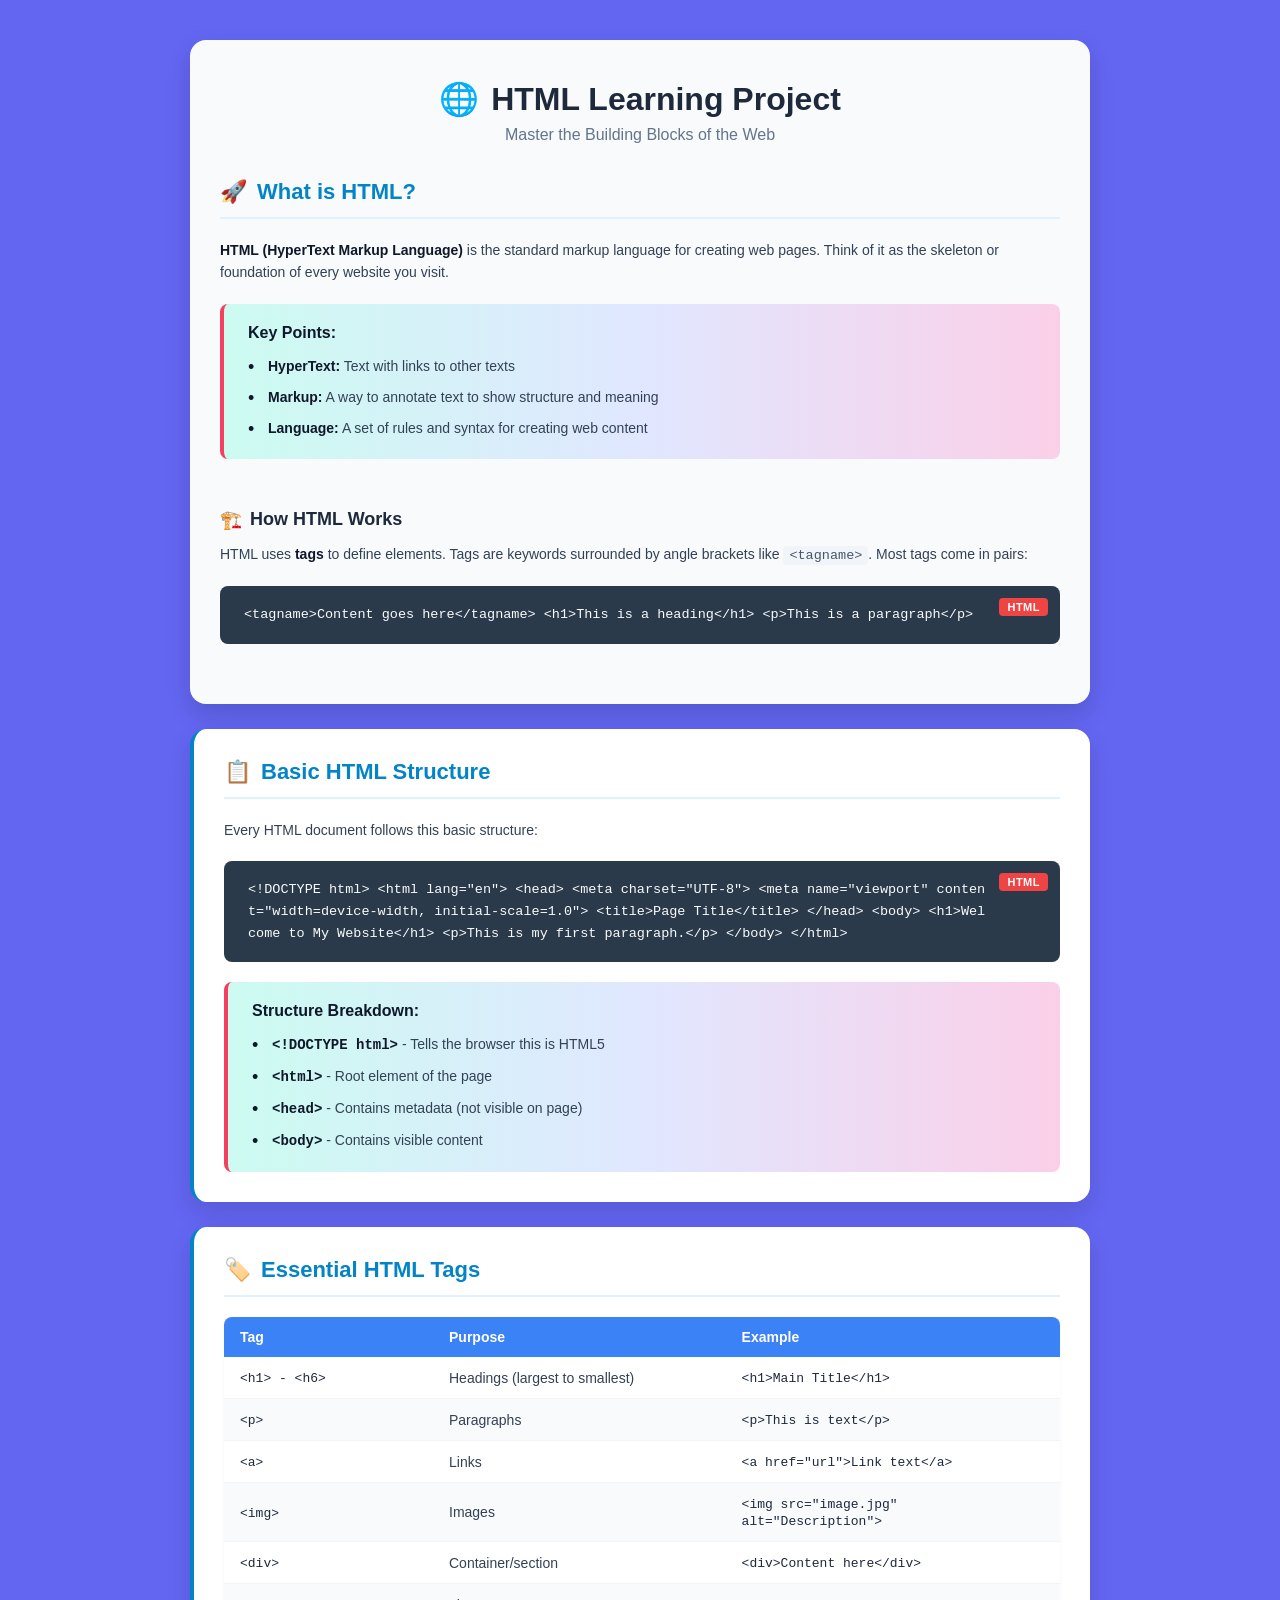
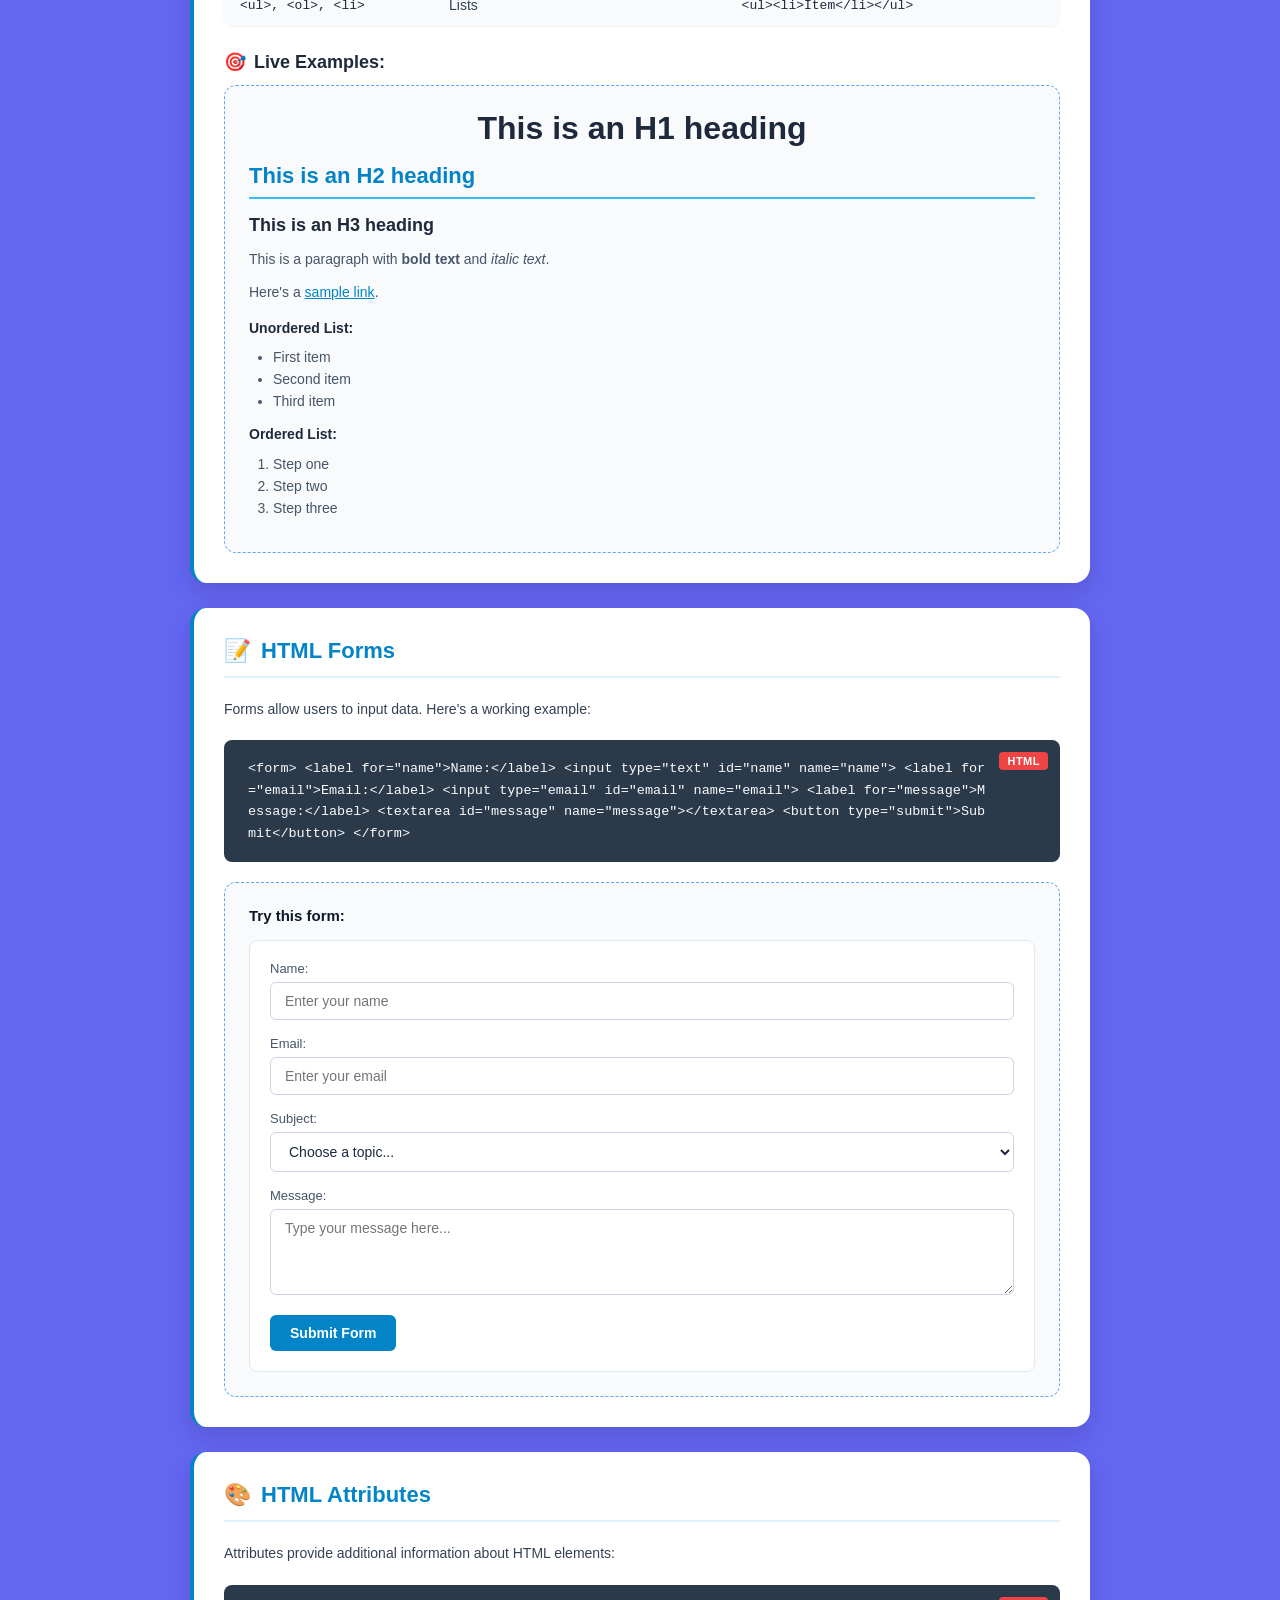
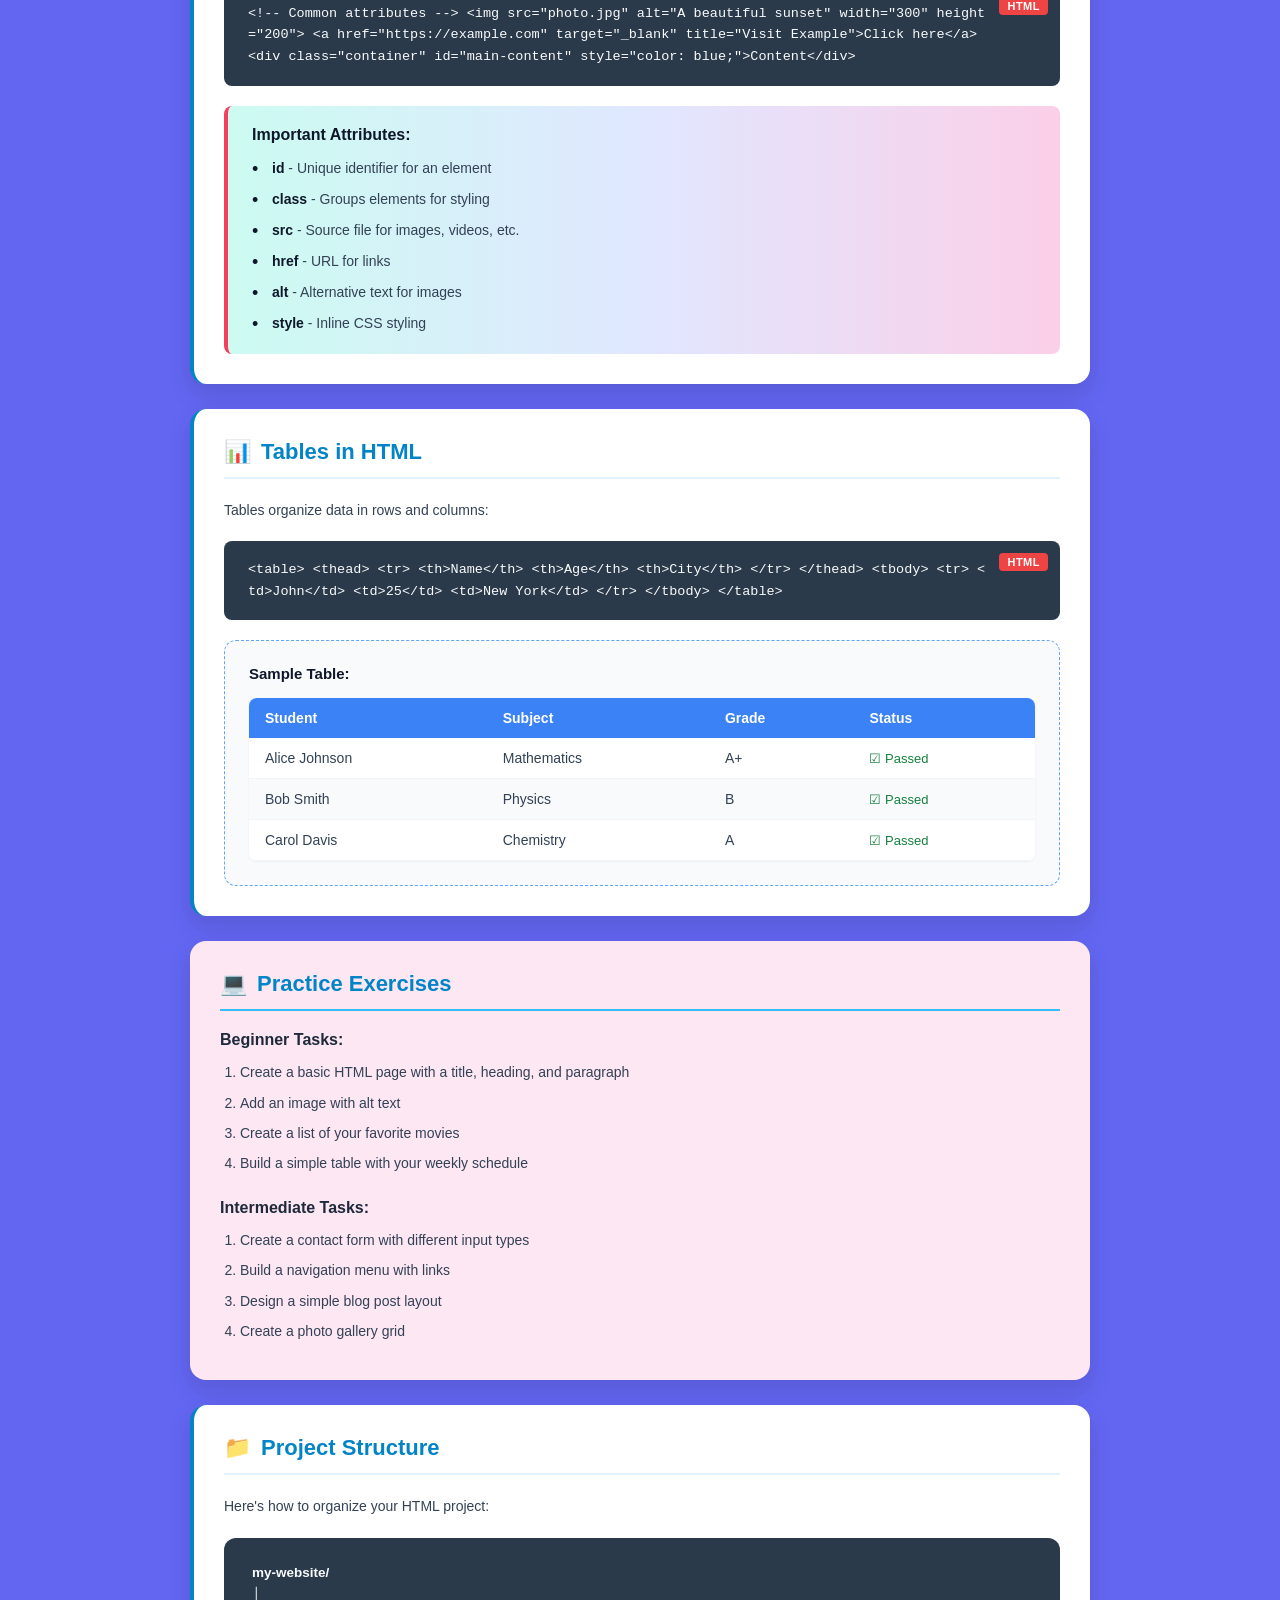
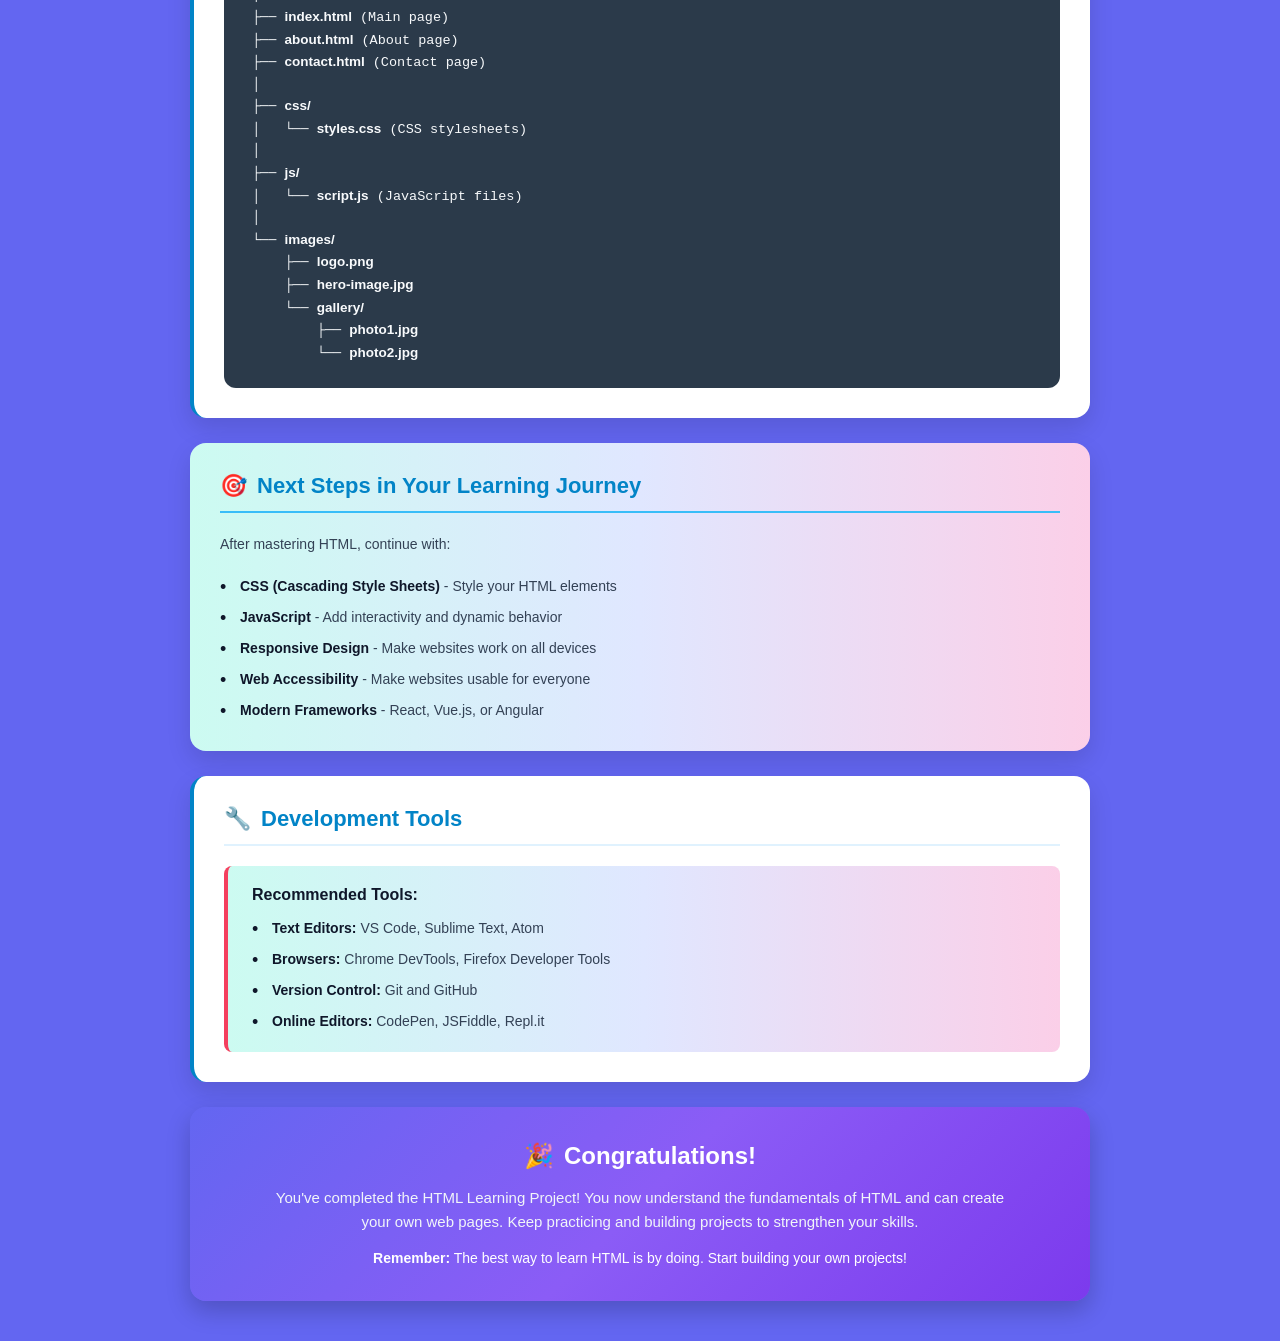
<file: index.html>
<!DOCTYPE html>
<html lang="en">
<head>
    <meta charset="UTF-8">
    <meta name="viewport" content="width=device-width, initial-scale=1.0">
    <title>HTML Learning Project - Complete Guide</title>
    <style>
        * {
            box-sizing: border-box;
            margin: 0;
            padding: 0;
            font-family: -apple-system, BlinkMacSystemFont, "Segoe UI", Roboto, Helvetica, Arial, sans-serif;
        }

        body {
            background-color: #6366f1; /* Latar luar ungu/indigo */
            display: flex;
            justify-content: center;
            align-items: flex-start;
            min-height: 100vh;
            padding: 40px 20px;
        }

        /* Container Pembungkus Seluruh Proyek */
        .project-wrapper {
            width: 100%;
            max-width: 900px;
            display: flex;
            flex-direction: column;
            gap: 25px;
        }

        /* Container Kartu Utama Atas (Header & Intro) */
        .main-card {
            background-color: #f8fafc;
            border-radius: 16px;
            padding: 40px 30px;
            box-shadow: 0 10px 25px rgba(0, 0, 0, 0.15);
            display: flex;
            flex-direction: column;
            gap: 25px;
        }

        /* Header Utama */
        .header {
            text-align: center;
            margin-bottom: 10px;
        }

        .header h1 {
            font-size: 32px;
            color: #1e293b;
            display: flex;
            align-items: center;
            justify-content: center;
            gap: 12px;
            font-weight: 700;
        }

        .header p {
            color: #64748b;
            font-size: 16px;
            margin-top: 8px;
        }

        /* Kartu Standar Berlatar Putih */
        .card {
            background-color: #ffffff;
            border-radius: 16px;
            padding: 30px;
            border-left: 4px solid #0284c7; /* Garis aksen biru vertikal */
            box-shadow: 0 10px 25px rgba(0, 0, 0, 0.12);
        }

        /* Judul Kartu */
        .card-title {
            display: flex;
            align-items: center;
            gap: 10px;
            font-size: 22px;
            color: #0284c7;
            font-weight: 700;
            border-bottom: 2px solid #e0f2fe;
            padding-bottom: 12px;
            margin-bottom: 20px;
        }

        .sub-title {
            display: flex;
            align-items: center;
            gap: 8px;
            font-size: 18px;
            color: #1e293b;
            font-weight: 700;
            margin-top: 25px;
            margin-bottom: 12px;
        }

        /* Deskripsi Paragraf */
        .card-description {
            font-size: 14px;
            color: #334155;
            line-height: 1.6;
            margin-bottom: 20px;
        }

        .card-description strong {
            color: #0f172a;
        }

        .card-description code {
            font-family: 'Courier New', Courier, monospace;
            background-color: #f1f5f9;
            padding: 2px 6px;
            border-radius: 4px;
            font-size: 13.5px;
            color: #475569;
        }

        /* Block Kode Gelap (Dark Slate) */
        .code-block-container {
            position: relative;
            background-color: #2b3a4a;
            border-radius: 8px;
            padding: 18px 24px;
            margin-bottom: 20px;
        }

        .html-badge {
            position: absolute;
            top: 12px;
            right: 12px;
            background-color: #ef4444; /* Badge merah HTML */
            color: #ffffff;
            font-size: 11px;
            font-weight: 700;
            padding: 3px 8px;
            border-radius: 4px;
            letter-spacing: 0.5px;
        }

        .code-content {
            font-family: 'Courier New', Consolas, monospace;
            color: #f8fafc;
            font-size: 13.5px;
            line-height: 1.6;
            white-space: pre-wrap;
            word-break: break-all;
            padding-right: 50px;
        }

        /* Kotak Gradien Pastel (Key Points, Breakdown, Important Attributes) */
        .gradient-box {
            background: linear-gradient(to right, #ccfbf1, #e0e7ff, #fbcfe8);
            border-left: 4px solid #f43f5e; /* Garis pink/merah */
            border-radius: 8px;
            padding: 20px 24px;
        }

        .gradient-box-title {
            font-size: 16px;
            font-weight: 700;
            color: #0f172a;
            margin-bottom: 14px;
        }

        .gradient-box-list {
            list-style: none;
        }

        .gradient-box-list li {
            position: relative;
            padding-left: 20px;
            margin-bottom: 10px;
            color: #334155;
            font-size: 14px;
            line-height: 1.5;
        }

        .gradient-box-list li:last-child {
            margin-bottom: 0;
        }

        .gradient-box-list li::before {
            content: "•";
            position: absolute;
            left: 0;
            top: -2px;
            color: #0f172a;
            font-size: 18px;
        }

        .gradient-box-list li strong {
            color: #0f172a;
        }

        .gradient-box-list li code {
            font-family: 'Courier New', Courier, monospace;
            font-weight: 700;
            color: #0f172a;
        }

        /* Styling Tabel */
        .table-container {
            width: 100%;
            overflow-x: auto;
            margin-bottom: 24px;
            border-radius: 8px;
            box-shadow: 0 1px 3px rgba(0,0,0,0.05);
        }

        .tags-table {
            width: 100%;
            border-collapse: collapse;
            font-size: 14px;
            text-align: left;
            background-color: #ffffff;
        }

        .tags-table th {
            background-color: #3b82f6; /* Header biru */
            color: #ffffff;
            padding: 12px 16px;
            font-weight: 600;
        }

        .tags-table td {
            padding: 12px 16px;
            border-bottom: 1px solid #f1f5f9;
            color: #334155;
        }

        .tags-table tr:nth-child(even) {
            background-color: #f8fafc;
        }

        .tags-table code {
            font-family: 'Courier New', Courier, monospace;
            font-size: 13px;
            color: #1e293b;
        }

        .status-badge {
            display: inline-flex;
            align-items: center;
            gap: 6px;
            color: #15803d;
            font-size: 13px;
            font-weight: 500;
        }

        /* Box Preview (Live Examples, Form, Sample Table) */
        .preview-box {
            background-color: #f8fafc;
            border: 1.5px dashed #60a5fa;
            border-radius: 12px;
            padding: 24px;
        }

        .preview-box-title {
            font-size: 15px;
            font-weight: 700;
            color: #0f172a;
            margin-bottom: 16px;
        }

        /* Live Examples Inner Elements */
        .live-preview-content h1 {
            font-size: 32px;
            text-align: center;
            font-weight: 800;
            color: #1e293b;
            margin-bottom: 16px;
        }

        .live-preview-content h2 {
            font-size: 22px;
            font-weight: 700;
            color: #0284c7;
            border-bottom: 2px solid #38bdf8;
            padding-bottom: 8px;
            margin-bottom: 16px;
        }

        .live-preview-content h3 {
            font-size: 18px;
            font-weight: 700;
            color: #1e293b;
            margin-bottom: 12px;
        }

        .live-preview-content p {
            font-size: 14px;
            color: #475569;
            line-height: 1.6;
            margin-bottom: 10px;
        }

        .live-preview-content a {
            color: #0284c7;
            text-decoration: underline;
        }

        .live-preview-content ul, 
        .live-preview-content ol {
            padding-left: 24px;
            font-size: 14px;
            color: #475569;
            margin-bottom: 12px;
        }

        .live-preview-content li {
            margin-bottom: 6px;
        }

        /* Form Controls */
        .form-inner-card {
            background-color: #ffffff;
            border: 1px solid #e2e8f0;
            border-radius: 8px;
            padding: 20px;
        }

        .form-group {
            margin-bottom: 16px;
        }

        .form-group label {
            display: block;
            font-size: 13px;
            color: #475569;
            margin-bottom: 6px;
        }

        .form-group input,
        .form-group select,
        .form-group textarea {
            width: 100%;
            padding: 10px 14px;
            border: 1px solid #cbd5e1;
            border-radius: 6px;
            font-size: 14px;
            color: #1e293b;
            background-color: #ffffff;
            outline: none;
        }

        .form-group input:focus,
        .form-group select:focus,
        .form-group textarea:focus {
            border-color: #0284c7;
        }

        .submit-btn {
            background-color: #0284c7;
            color: #ffffff;
            font-weight: 600;
            font-size: 14px;
            padding: 10px 20px;
            border: none;
            border-radius: 6px;
            cursor: pointer;
        }

        /* Practice Exercises Card (Latar Pink) */
        .pink-card {
            background-color: #fce7f3;
            border-radius: 16px;
            padding: 30px;
            box-shadow: 0 10px 25px rgba(0, 0, 0, 0.12);
        }

        .task-section-title {
            font-size: 16px;
            font-weight: 700;
            color: #1e293b;
            margin-bottom: 12px;
        }

        .task-list {
            padding-left: 20px;
            margin-bottom: 24px;
        }

        .task-list li {
            color: #334155;
            font-size: 14px;
            line-height: 1.6;
            margin-bottom: 8px;
        }

        /* Project Structure Tree Block */
        .tree-block-container {
            background-color: #2b3a4a;
            border-radius: 12px;
            padding: 24px 28px;
        }

        .tree-content {
            font-family: 'Courier New', Consolas, monospace;
            color: #f8fafc;
            font-size: 13.5px;
            line-height: 1.6;
            white-space: pre;
            overflow-x: auto;
        }

        /* Next Steps Full Gradient Card */
        .next-steps-card {
            background: linear-gradient(to right, #ccfbf1, #e0e7ff, #fbcfe8);
            border-radius: 16px;
            padding: 30px;
            box-shadow: 0 10px 25px rgba(0, 0, 0, 0.12);
        }

        /* Congratulations Card */
        .congrats-card {
            background: linear-gradient(135deg, #6366f1, #8b5cf6, #7c3aed);
            border-radius: 16px;
            padding: 35px 30px;
            text-align: center;
            color: #ffffff;
            box-shadow: 0 10px 25px rgba(0, 0, 0, 0.2);
        }

        .congrats-title {
            display: flex;
            align-items: center;
            justify-content: center;
            gap: 10px;
            font-size: 24px;
            font-weight: 800;
            margin-bottom: 16px;
        }

        .congrats-text {
            font-size: 15px;
            line-height: 1.6;
            color: #f1f5f9;
            max-width: 750px;
            margin: 0 auto 12px auto;
        }

        .congrats-remember {
            font-size: 14px;
            color: #ffffff;
            margin-top: 16px;
        }
    </style>
</head>
<body>

    <div class="project-wrapper">

        <!-- ================= BAGIAN 1: HEADER, WHAT IS HTML, HOW IT WORKS ================= -->
        <div class="main-card">
            <!-- HEADER UTAMA -->
            <div class="header">
                <h1><span>🌐</span> HTML Learning Project</h1>
                <p>Master the Building Blocks of the Web</p>
            </div>

            <!-- WHAT IS HTML? -->
            <div>
                <div class="card-title">
                    <span>🚀</span> What is HTML?
                </div>
                <p class="card-description">
                    <strong>HTML (HyperText Markup Language)</strong> is the standard markup language for creating web pages. Think of it as the skeleton or foundation of every website you visit.
                </p>
                <div class="gradient-box">
                    <div class="gradient-box-title">Key Points:</div>
                    <ul class="gradient-box-list">
                        <li><strong>HyperText:</strong> Text with links to other texts</li>
                        <li><strong>Markup:</strong> A way to annotate text to show structure and meaning</li>
                        <li><strong>Language:</strong> A set of rules and syntax for creating web content</li>
                    </ul>
                </div>
            </div>

            <!-- HOW HTML WORKS -->
            <div>
                <div class="sub-title">
                    <span>🏗️</span> How HTML Works
                </div>
                <p class="card-description">
                    HTML uses <strong>tags</strong> to define elements. Tags are keywords surrounded by angle brackets like <code>&lt;tagname&gt;</code>. Most tags come in pairs:
                </p>
                <div class="code-block-container">
                    <span class="html-badge">HTML</span>
                    <div class="code-content">&lt;tagname&gt;Content goes here&lt;/tagname&gt; &lt;h1&gt;This is a heading&lt;/h1&gt; &lt;p&gt;This is a paragraph&lt;/p&gt;</div>
                </div>
            </div>
        </div>

        <!-- ================= BAGIAN 2: BASIC HTML STRUCTURE ================= -->
        <div class="card">
            <div class="card-title">
                <span>📋</span> Basic HTML Structure
            </div>
            <p class="card-description">
                Every HTML document follows this basic structure:
            </p>
            <div class="code-block-container">
                <span class="html-badge">HTML</span>
                <div class="code-content">&lt;!DOCTYPE html&gt; &lt;html lang="en"&gt; &lt;head&gt; &lt;meta charset="UTF-8"&gt; &lt;meta name="viewport" content="width=device-width, initial-scale=1.0"&gt; &lt;title&gt;Page Title&lt;/title&gt; &lt;/head&gt; &lt;body&gt; &lt;h1&gt;Welcome to My Website&lt;/h1&gt; &lt;p&gt;This is my first paragraph.&lt;/p&gt; &lt;/body&gt; &lt;/html&gt;</div>
            </div>
            <div class="gradient-box">
                <div class="gradient-box-title">Structure Breakdown:</div>
                <ul class="gradient-box-list">
                    <li><code>&lt;!DOCTYPE html&gt;</code> - Tells the browser this is HTML5</li>
                    <li><code>&lt;html&gt;</code> - Root element of the page</li>
                    <li><code>&lt;head&gt;</code> - Contains metadata (not visible on page)</li>
                    <li><code>&lt;body&gt;</code> - Contains visible content</li>
                </ul>
            </div>
        </div>

        <!-- ================= BAGIAN 3: ESSENTIAL HTML TAGS ================= -->
        <div class="card">
            <div class="card-title">
                <span>🏷️</span> Essential HTML Tags
            </div>
            <div class="table-container">
                <table class="tags-table">
                    <thead>
                        <tr>
                            <th style="width: 25%;">Tag</th>
                            <th style="width: 35%;">Purpose</th>
                            <th style="width: 40%;">Example</th>
                        </tr>
                    </thead>
                    <tbody>
                        <tr>
                            <td><code>&lt;h1&gt; - &lt;h6&gt;</code></td>
                            <td>Headings (largest to smallest)</td>
                            <td><code>&lt;h1&gt;Main Title&lt;/h1&gt;</code></td>
                        </tr>
                        <tr>
                            <td><code>&lt;p&gt;</code></td>
                            <td>Paragraphs</td>
                            <td><code>&lt;p&gt;This is text&lt;/p&gt;</code></td>
                        </tr>
                        <tr>
                            <td><code>&lt;a&gt;</code></td>
                            <td>Links</td>
                            <td><code>&lt;a href="url"&gt;Link text&lt;/a&gt;</code></td>
                        </tr>
                        <tr>
                            <td><code>&lt;img&gt;</code></td>
                            <td>Images</td>
                            <td><code>&lt;img src="image.jpg" alt="Description"&gt;</code></td>
                        </tr>
                        <tr>
                            <td><code>&lt;div&gt;</code></td>
                            <td>Container/section</td>
                            <td><code>&lt;div&gt;Content here&lt;/div&gt;</code></td>
                        </tr>
                        <tr>
                            <td><code>&lt;ul&gt;, &lt;ol&gt;, &lt;li&gt;</code></td>
                            <td>Lists</td>
                            <td><code>&lt;ul&gt;&lt;li&gt;Item&lt;/li&gt;&lt;/ul&gt;</code></td>
                        </tr>
                    </tbody>
                </table>
            </div>

            <div class="sub-title">
                <span>🎯</span> Live Examples:
            </div>
            <div class="preview-box live-preview-content">
                <h1>This is an H1 heading</h1>
                <h2>This is an H2 heading</h2>
                <h3>This is an H3 heading</h3>
                <p>This is a paragraph with <strong>bold text</strong> and <em>italic text</em>.</p>
                <p>Here's a <a href="#">sample link</a>.</p>
                
                <p style="font-weight: 700; color: #1e293b; margin-top: 14px;">Unordered List:</p>
                <ul>
                    <li>First item</li>
                    <li>Second item</li>
                    <li>Third item</li>
                </ul>

                <p style="font-weight: 700; color: #1e293b; margin-top: 14px;">Ordered List:</p>
                <ol>
                    <li>Step one</li>
                    <li>Step two</li>
                    <li>Step three</li>
                </ol>
            </div>
        </div>

        <!-- ================= BAGIAN 4: HTML FORMS ================= -->
        <div class="card">
            <div class="card-title">
                <span>📝</span> HTML Forms
            </div>
            <p class="card-description">
                Forms allow users to input data. Here's a working example:
            </p>
            <div class="code-block-container">
                <span class="html-badge">HTML</span>
                <div class="code-content">&lt;form&gt; &lt;label for="name"&gt;Name:&lt;/label&gt; &lt;input type="text" id="name" name="name"&gt; &lt;label for="email"&gt;Email:&lt;/label&gt; &lt;input type="email" id="email" name="email"&gt; &lt;label for="message"&gt;Message:&lt;/label&gt; &lt;textarea id="message" name="message"&gt;&lt;/textarea&gt; &lt;button type="submit"&gt;Submit&lt;/button&gt; &lt;/form&gt;</div>
            </div>

            <div class="preview-box">
                <div class="preview-box-title">Try this form:</div>
                <div class="form-inner-card">
                    <form>
                        <div class="form-group">
                            <label for="form-name">Name:</label>
                            <input type="text" id="form-name" placeholder="Enter your name">
                        </div>
                        <div class="form-group">
                            <label for="form-email">Email:</label>
                            <input type="email" id="form-email" placeholder="Enter your email">
                        </div>
                        <div class="form-group">
                            <label for="form-subject">Subject:</label>
                            <select id="form-subject">
                                <option value="">Choose a topic...</option>
                                <option value="general">General Inquiry</option>
                                <option value="support">Technical Support</option>
                            </select>
                        </div>
                        <div class="form-group">
                            <label for="form-message">Message:</label>
                            <textarea id="form-message" rows="4" placeholder="Type your message here..."></textarea>
                        </div>
                        <button type="button" class="submit-btn">Submit Form</button>
                    </form>
                </div>
            </div>
        </div>

        <!-- ================= BAGIAN 5: HTML ATTRIBUTES & TABLES IN HTML ================= -->
        <div class="card">
            <div class="card-title">
                <span>🎨</span> HTML Attributes
            </div>
            <p class="card-description">
                Attributes provide additional information about HTML elements:
            </p>
            <div class="code-block-container">
                <span class="html-badge">HTML</span>
                <div class="code-content">&lt;!-- Common attributes --&gt; &lt;img src="photo.jpg" alt="A beautiful sunset" width="300" height="200"&gt; &lt;a href="https://example.com" target="_blank" title="Visit Example"&gt;Click here&lt;/a&gt; &lt;div class="container" id="main-content" style="color: blue;"&gt;Content&lt;/div&gt;</div>
            </div>
            <div class="gradient-box">
                <div class="gradient-box-title">Important Attributes:</div>
                <ul class="gradient-box-list">
                    <li><strong>id</strong> - Unique identifier for an element</li>
                    <li><strong>class</strong> - Groups elements for styling</li>
                    <li><strong>src</strong> - Source file for images, videos, etc.</li>
                    <li><strong>href</strong> - URL for links</li>
                    <li><strong>alt</strong> - Alternative text for images</li>
                    <li><strong>style</strong> - Inline CSS styling</li>
                </ul>
            </div>
        </div>

        <div class="card">
            <div class="card-title">
                <span>📊</span> Tables in HTML
            </div>
            <p class="card-description">
                Tables organize data in rows and columns:
            </p>
            <div class="code-block-container">
                <span class="html-badge">HTML</span>
                <div class="code-content">&lt;table&gt; &lt;thead&gt; &lt;tr&gt; &lt;th&gt;Name&lt;/th&gt; &lt;th&gt;Age&lt;/th&gt; &lt;th&gt;City&lt;/th&gt; &lt;/tr&gt; &lt;/thead&gt; &lt;tbody&gt; &lt;tr&gt; &lt;td&gt;John&lt;/td&gt; &lt;td&gt;25&lt;/td&gt; &lt;td&gt;New York&lt;/td&gt; &lt;/tr&gt; &lt;/tbody&gt; &lt;/table&gt;</div>
            </div>
            <div class="preview-box">
                <div class="preview-box-title">Sample Table:</div>
                <div class="table-container" style="margin-bottom: 0;">
                    <table class="tags-table">
                        <thead>
                            <tr>
                                <th>Student</th>
                                <th>Subject</th>
                                <th>Grade</th>
                                <th>Status</th>
                            </tr>
                        </thead>
                        <tbody>
                            <tr>
                                <td>Alice Johnson</td>
                                <td>Mathematics</td>
                                <td>A+</td>
                                <td><span class="status-badge">☑ Passed</span></td>
                            </tr>
                            <tr>
                                <td>Bob Smith</td>
                                <td>Physics</td>
                                <td>B</td>
                                <td><span class="status-badge">☑ Passed</span></td>
                            </tr>
                            <tr>
                                <td>Carol Davis</td>
                                <td>Chemistry</td>
                                <td>A</td>
                                <td><span class="status-badge">☑ Passed</span></td>
                            </tr>
                        </tbody>
                    </table>
                </div>
            </div>
        </div>

        <!-- ================= BAGIAN 6: PRACTICE EXERCISES & PROJECT STRUCTURE ================= -->
        <div class="pink-card">
            <div class="card-title" style="color: #0284c7; border-bottom-color: #38bdf8;">
                <span>💻</span> Practice Exercises
            </div>
            <div class="task-section-title">Beginner Tasks:</div>
            <ol class="task-list">
                <li>Create a basic HTML page with a title, heading, and paragraph</li>
                <li>Add an image with alt text</li>
                <li>Create a list of your favorite movies</li>
                <li>Build a simple table with your weekly schedule</li>
            </ol>
            <div class="task-section-title">Intermediate Tasks:</div>
            <ol class="task-list" style="margin-bottom: 0;">
                <li>Create a contact form with different input types</li>
                <li>Build a navigation menu with links</li>
                <li>Design a simple blog post layout</li>
                <li>Create a photo gallery grid</li>
            </ol>
        </div>

        <div class="card">
            <div class="card-title">
                <span>📁</span> Project Structure
            </div>
            <p class="card-description">
                Here's how to organize your HTML project:
            </p>
            <div class="tree-block-container">
                <div class="tree-content"><strong>my-website/</strong>
│
├── <strong>index.html</strong> (Main page)
├── <strong>about.html</strong> (About page)
├── <strong>contact.html</strong> (Contact page)
│
├── <strong>css/</strong>
│   └── <strong>styles.css</strong> (CSS stylesheets)
│
├── <strong>js/</strong>
│   └── <strong>script.js</strong> (JavaScript files)
│
└── <strong>images/</strong>
    ├── <strong>logo.png</strong>
    ├── <strong>hero-image.jpg</strong>
    └── <strong>gallery/</strong>
        ├── <strong>photo1.jpg</strong>
        └── <strong>photo2.jpg</strong></div>
            </div>
        </div>

        <!-- ================= BAGIAN 7: NEXT STEPS, TOOLS & CONGRATULATIONS ================= -->
        <div class="next-steps-card">
            <div class="card-title" style="color: #0284c7; border-bottom-color: #38bdf8;">
                <span>🎯</span> Next Steps in Your Learning Journey
            </div>
            <p class="card-description">After mastering HTML, continue with:</p>
            <ul class="gradient-box-list">
                <li><strong>CSS (Cascading Style Sheets)</strong> - Style your HTML elements</li>
                <li><strong>JavaScript</strong> - Add interactivity and dynamic behavior</li>
                <li><strong>Responsive Design</strong> - Make websites work on all devices</li>
                <li><strong>Web Accessibility</strong> - Make websites usable for everyone</li>
                <li><strong>Modern Frameworks</strong> - React, Vue.js, or Angular</li>
            </ul>
        </div>

        <div class="card">
            <div class="card-title">
                <span>🔧</span> Development Tools
            </div>
            <div class="gradient-box">
                <div class="gradient-box-title">Recommended Tools:</div>
                <ul class="gradient-box-list">
                    <li><strong>Text Editors:</strong> VS Code, Sublime Text, Atom</li>
                    <li><strong>Browsers:</strong> Chrome DevTools, Firefox Developer Tools</li>
                    <li><strong>Version Control:</strong> Git and GitHub</li>
                    <li><strong>Online Editors:</strong> CodePen, JSFiddle, Repl.it</li>
                </ul>
            </div>
        </div>

        <div class="congrats-card">
            <div class="congrats-title">
                <span>🎉</span> Congratulations!
            </div>
            <p class="congrats-text">
                You've completed the HTML Learning Project! You now understand the fundamentals of HTML and can create your own web pages. Keep practicing and building projects to strengthen your skills.
            </p>
            <p class="congrats-remember">
                <strong>Remember:</strong> The best way to learn HTML is by doing. Start building your own projects!
            </p>
        </div>

    </div>

</body>
</html>
</file>
